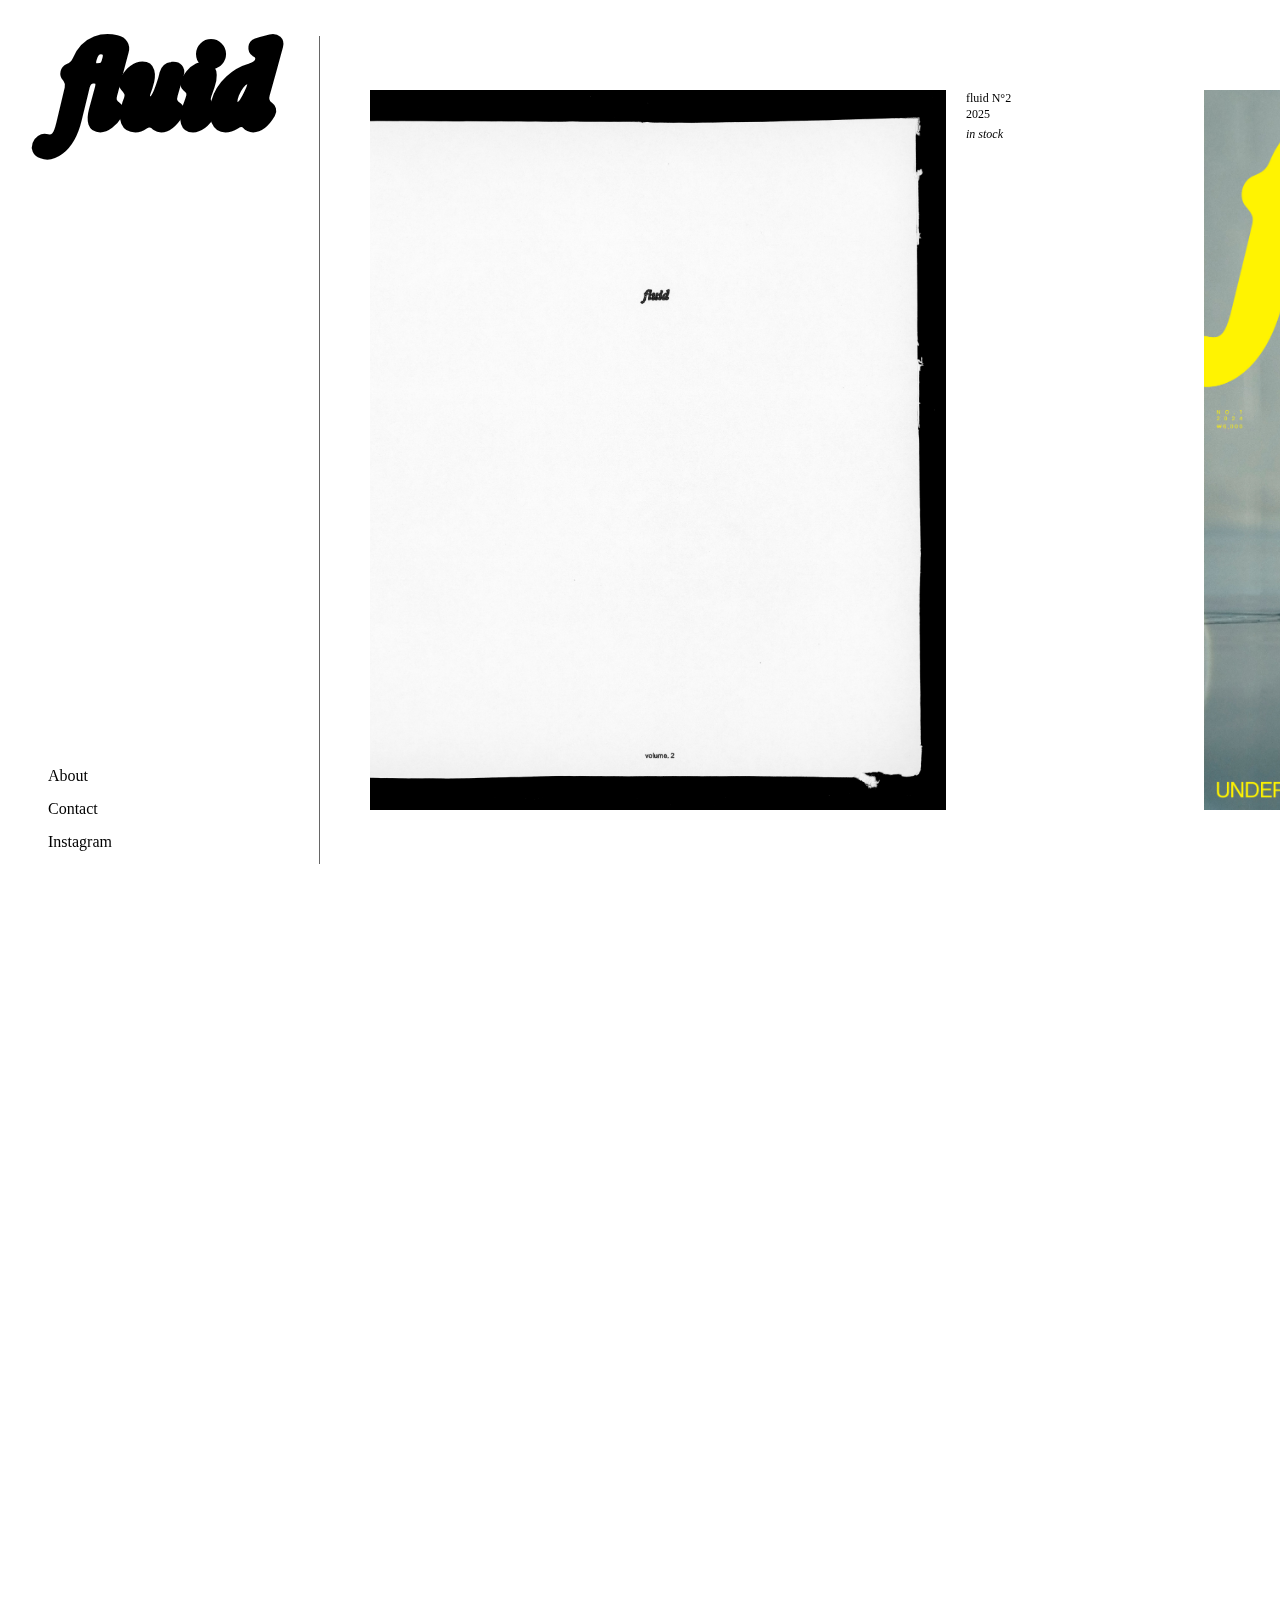
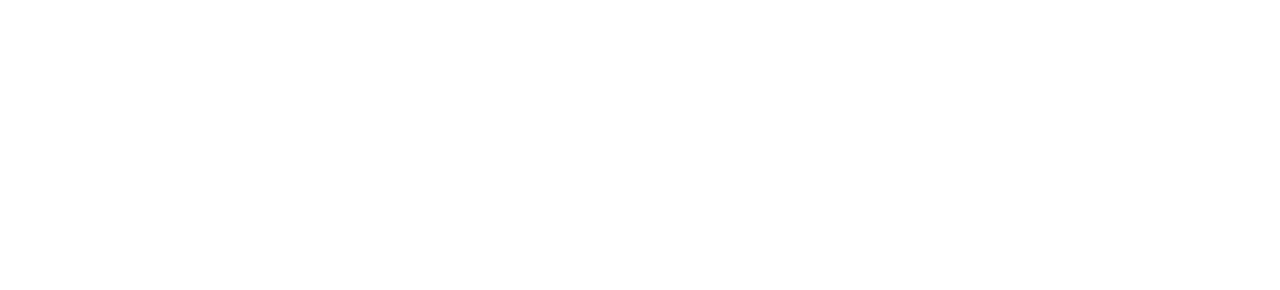
<file: index.html>
<!doctype html>
<html lang="en">
  <head>
    <meta charset="utf-8" />
    <meta name="viewport" content="width=device-width, initial-scale=1" />
    <title>fluid</title>
    <link rel="apple-touch-icon" sizes="57x57" href="apple-icon-57x57.png" />
    <link rel="apple-touch-icon" sizes="60x60" href="apple-icon-60x60.png" />
    <link rel="apple-touch-icon" sizes="72x72" href="apple-icon-72x72.png" />
    <link rel="apple-touch-icon" sizes="76x76" href="apple-icon-76x76.png" />
    <link rel="apple-touch-icon" sizes="114x114" href="apple-icon-114x114.png" />
    <link rel="apple-touch-icon" sizes="120x120" href="apple-icon-120x120.png" />
    <link rel="apple-touch-icon" sizes="144x144" href="apple-icon-144x144.png" />
    <link rel="apple-touch-icon" sizes="152x152" href="apple-icon-152x152.png" />
    <link rel="apple-touch-icon" sizes="180x180" href="apple-icon-180x180.png" />
    <link rel="icon" type="image/png" sizes="192x192" href="android-icon-192x192.png" />
    <link rel="icon" type="image/png" sizes="32x32" href="favicon-32x32.png" />
    <link rel="icon" type="image/png" sizes="96x96" href="favicon-96x96.png" />
    <link rel="icon" type="image/png" sizes="16x16" href="favicon-16x16.png" />
    <link rel="manifest" href="manifest.json" />
    <meta name="msapplication-TileColor" content="#ffffff" />
    <meta name="msapplication-TileImage" content="/ms-icon-144x144.png" />
    <meta name="theme-color" content="#ffffff" />
    <link rel="preload" href="srcs/fonts/font.woff2" as="font" type="font/otf" crossorigin />
    <link rel="stylesheet" href="css/style.css" />
  </head>
  <body>
    <div class="wrap">
      <a id="logo" href="index.html">
        <div>
          <h1 class="logo">fluid</h1>
        </div>
      </a>

      <nav class="menu" aria-label="Primary">
        <a href="about.html">About</a>
        <a href="mailto:info@kangminje.com?Subject=[ fluid ]">Contact</a>
        <a href="https://instagram.com/fluidmag">Instagram</a>
      </nav>

      <div class="divider" aria-hidden="true"></div>

      <section class="strip" id="issues" aria-label="Issues">
        <article class="card">
          <div class="cover-container">
            <div class="img">
              <img
                class="cover-front"
                src="srcs/img/thumb/fluid_vol2(cover_front).jpg"
                alt="fluid magazine volume 2 front cover" />
              <img
                class="cover-back"
                src="srcs/img/thumb/fluid_vol2(cover_back).jpg"
                alt="fluid magazine volume 2 back cover" />
            </div>
            <div class="meta">
              <span class="meta-1"> fluid N°2<br />2025 </span>
              <span class="meta-2"> in stock </span>
            </div>
          </div>
        </article>

        <article class="card">
          <div class="cover-container">
            <div class="img">
              <img
                class="cover-front"
                src="srcs/img/thumb/fluid_vol1(cover_front).jpg"
                alt="fluid magazine volume 2 front cover" />
              <img
                class="cover-back"
                src="srcs/img/thumb/fluid_vol1(cover_back).jpg"
                alt="fluid magazine volume 2 back cover" />
            </div>
            <div class="meta">
              <span class="meta-1"> fluid N°1<br />2024</span>
              <span class="meta-2"> out of paper </span>
            </div>
          </div>
        </article>
        <article class="card-last">
          <span class="soon"> Someday! </span>
        </article>
      </section>
    </div>

    <div style="height: 110vh; visibility: hidden; pointer-events: none"></div>

    <script defer src="js/script.js"></script>
  </body>
</html>
</file>
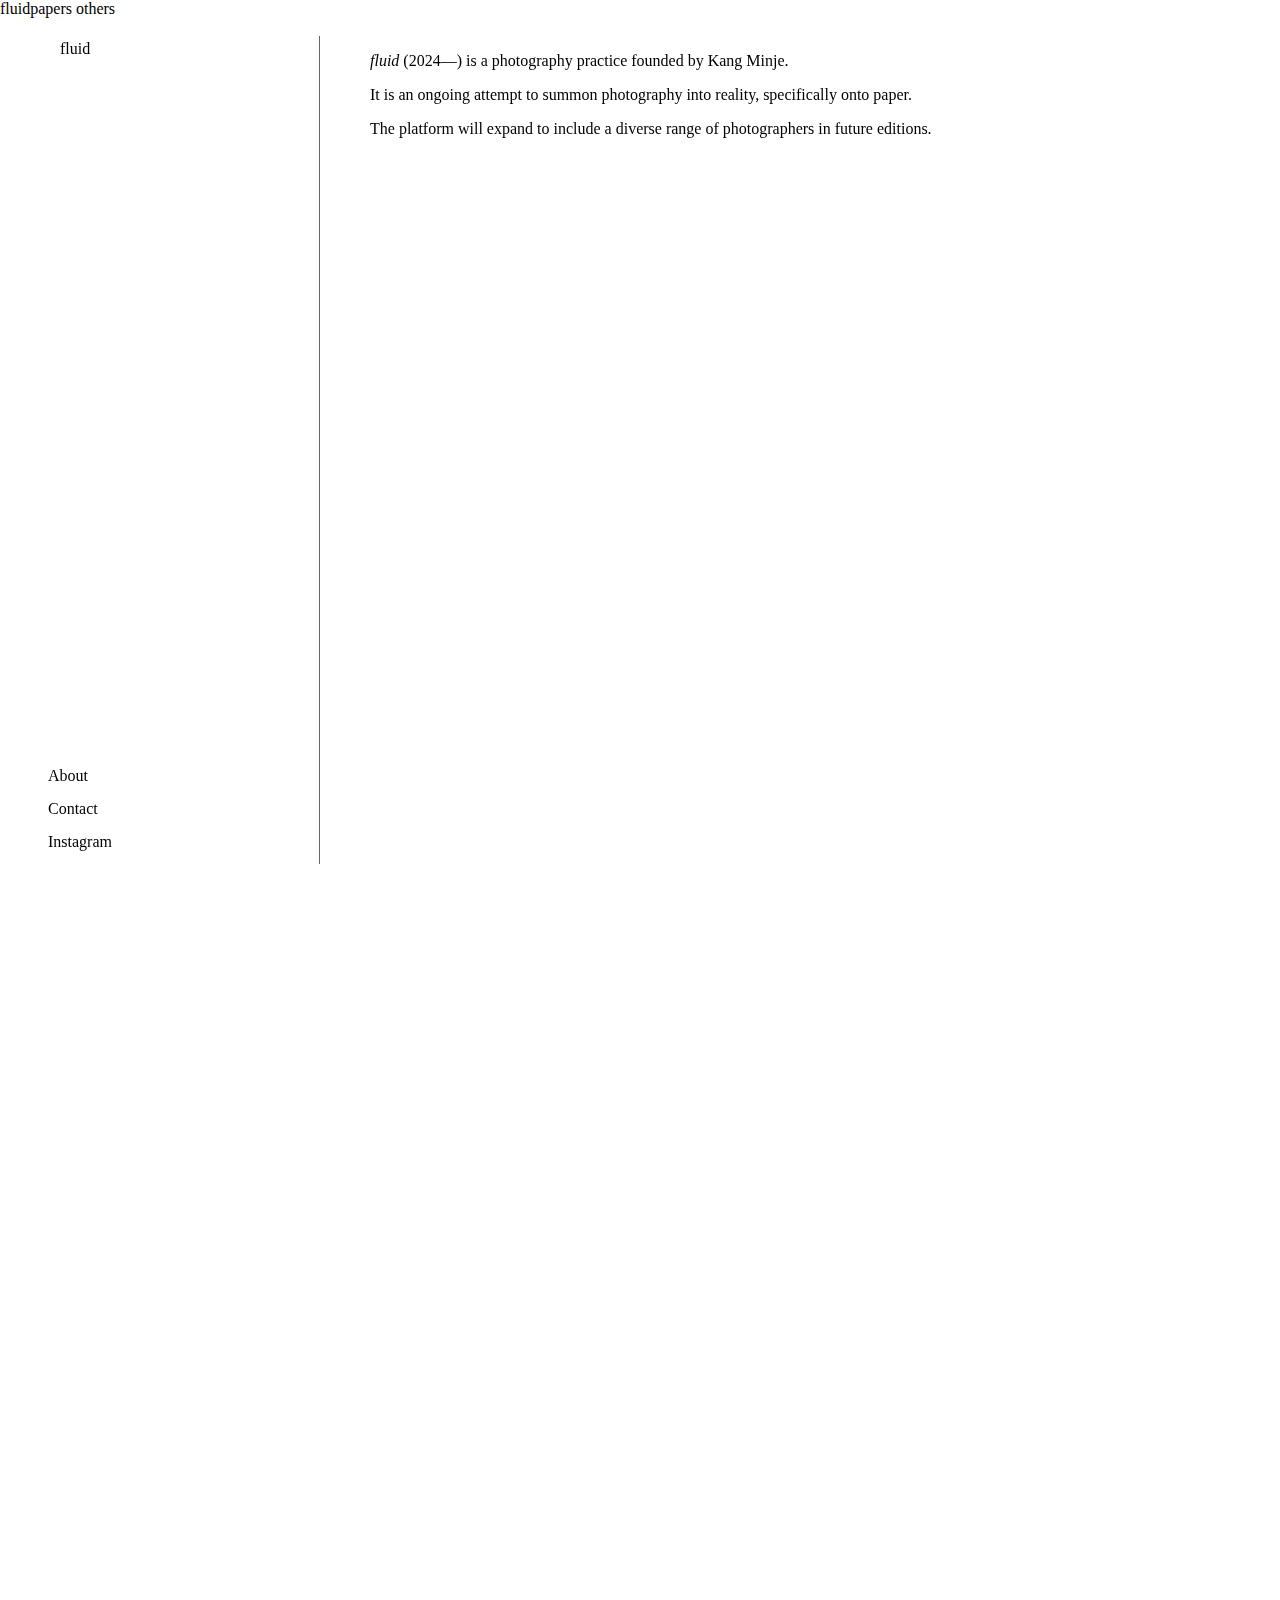
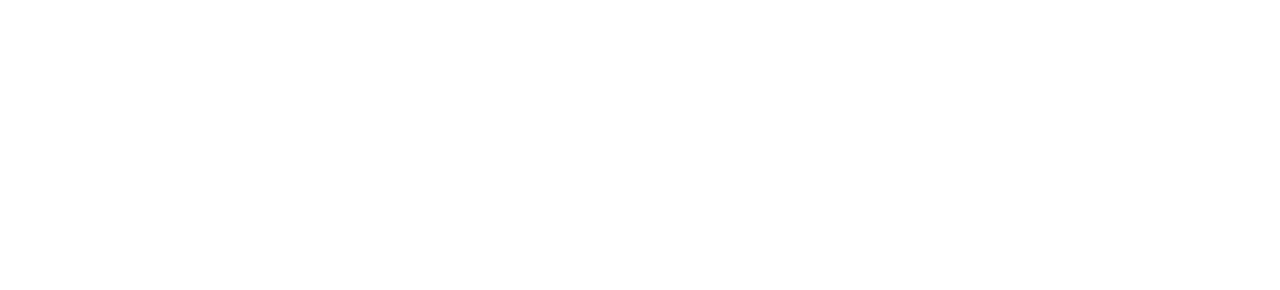
<file: about.html>
<!doctype html>
<html lang="en">
  <head>
    <meta charset="utf-8" />
    <meta name="viewport" content="width=device-width, initial-scale=1" />
    <title>fluid</title>
    <link rel="apple-touch-icon" sizes="57x57" href="favicon/apple-icon-57x57.png" />
    <link rel="apple-touch-icon" sizes="60x60" href="favicon/apple-icon-60x60.png" />
    <link rel="apple-touch-icon" sizes="72x72" href="favicon/apple-icon-72x72.png" />
    <link rel="apple-touch-icon" sizes="76x76" href="favicon/apple-icon-76x76.png" />
    <link rel="apple-touch-icon" sizes="114x114" href="favicon/apple-icon-114x114.png" />
    <link rel="apple-touch-icon" sizes="120x120" href="favicon/apple-icon-120x120.png" />
    <link rel="apple-touch-icon" sizes="144x144" href="favicon/apple-icon-144x144.png" />
    <link rel="apple-touch-icon" sizes="152x152" href="favicon/apple-icon-152x152.png" />
    <link rel="apple-touch-icon" sizes="180x180" href="favicon/apple-icon-180x180.png" />
    <link rel="icon" type="image/png" sizes="192x192" href="favicon/android-icon-192x192.png" />
    <link rel="icon" type="image/png" sizes="32x32" href="favicon/favicon-32x32.png" />
    <link rel="icon" type="image/png" sizes="96x96" href="favicon/favicon-96x96.png" />
    <link rel="icon" type="image/png" sizes="16x16" href="favicon/favicon-16x16.png" />
    <link rel="manifest" href="/manifest.json" />
    <meta name="msapplication-TileColor" content="#ffffff" />
    <meta name="msapplication-TileImage" content="/ms-icon-144x144.png" />
    <meta name="theme-color" content="#ffffff" />
    <link rel="preload" href="srcs/fonts/ExposureItalic.woff2" as="font" type="font/otf" crossorigin />
    <link rel="stylesheet" href="css/style.css" />
  </head>
  <body>
    <div id="mobile-notice">
  <p>mobile version under construction</p>
  <div class="mobile-logo">fluid</div>
</div>
    <div class="wrap">
      <a id="logo" href="index.html">fluid</a>

      <nav class="menu-top" aria-label="Secondary">
        <a href="index.html">fluidpapers</a>
        <a href="#" class="others">others</a>
      </nav>
      <nav class="menu" aria-label="Primary">
        <a href="about.html">About</a>
        <a href="mailto:info@kangminje.com?Subject=[ fluid ]">Contact</a>
        <a href="https://instagram.com/fluidmag">Instagram</a>
      </nav>

      <div class="divider" aria-hidden="true"></div>

      <section class="strip-about" id="issues" aria-label="Issues">
        <article>
  <span>
    <p>
      <span class="fluid">fluid</span> (2024&mdash;) is a photography practice founded by Kang Minje.
    </p>
    <p>
      It is an ongoing attempt to summon photography into reality, specifically onto paper.
    </p>
    <p>
      The platform will expand to include a diverse range of photographers in future editions.
    </p>
  </span>
</article>
        </article>
      </section>
    </div>

    <div style="height: 110vh; visibility: hidden; pointer-events: none"></div>

    <script defer src="js/script.js"></script>
  </body>
</html>
</file>
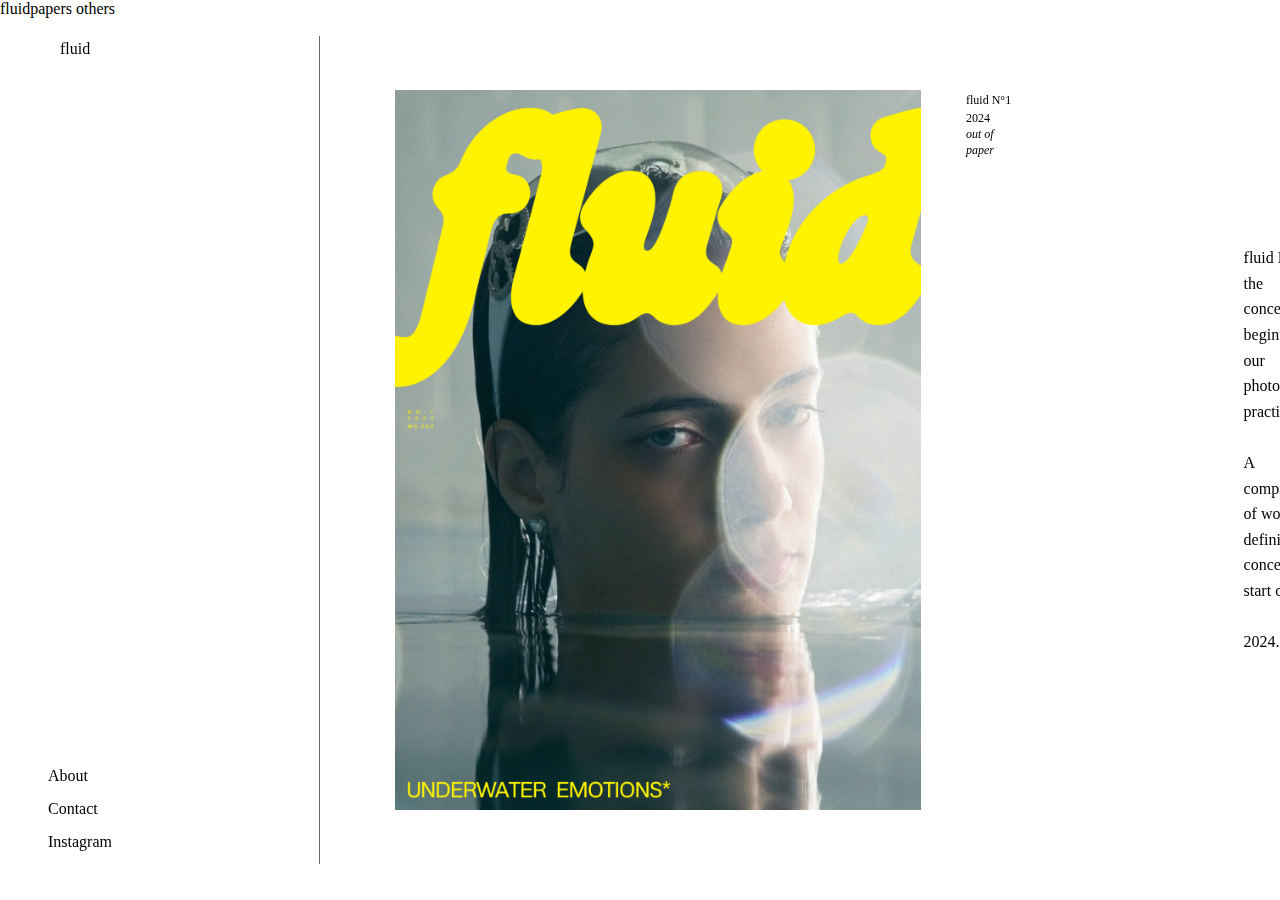
<file: fluid-no1.html>
<!doctype html>
<html lang="en">
  <head>
    <meta charset="utf-8" />
    <meta name="viewport" content="width=device-width, initial-scale=1" />
    <title>fluid N°1</title>
    <link rel="stylesheet" href="css/style.css" />
  </head>
  <body>
    <div id="mobile-notice">
      <p>mobile webpage under construction</p>
      <div class="mobile-logo">fluid</div>
    </div>
    <div class="wrap">
      <a id="logo" href="index.html">fluid</a>

      <nav class="menu-top" aria-label="Secondary">
        <a href="index.html">fluidpapers</a>
        <a href="#" class="others">others</a>
      </nav>
      <nav class="menu" aria-label="Primary">
        <a href="about.html">About</a>
        <a href="mailto:info@kangminje.com?Subject=[ fluid ]">Contact</a>
        <a href="https://instagram.com/fluidmag">Instagram</a>
      </nav>

      <div class="divider" aria-hidden="true"></div>

      <section class="strip" id="issues" aria-label="Issues">
        <article class="card">
          <div class="cover-container">
            <div class="img">
              <img class="cover-front" src="srcs/img/thumb/fluid_vol1(cover_front).jpg" alt="fluid N°1" />
            </div>
            <div class="meta">
              <a href="fluid-no1.html" class="meta-link"><span class="meta-1"><span class="meta-title">fluid N°1</span><br />2024</span></a>
              <span class="meta-2">out of paper</span>
            </div>
          </div>
        </article>
        
        <article class="text-card" style="display: flex; align-items: center; padding-left: 5vw; width: 40vw; scroll-snap-align: start;">
          <p style="font-family: Baskerville, ui-serif, Georgia, Cambria, 'Times New Roman', Times, serif; font-size: 16px; line-height: 1.6; text-align: left;">
            fluid N°1 is the conceptual beginning of our photography practice.<br><br>
            A compilation of works defining the conceptual start of fluid.<br><br>
            2024.
          </p>
        </article>
      </section>
    </div>

    <script defer src="js/script.js"></script>
  </body>
</html>
</file>
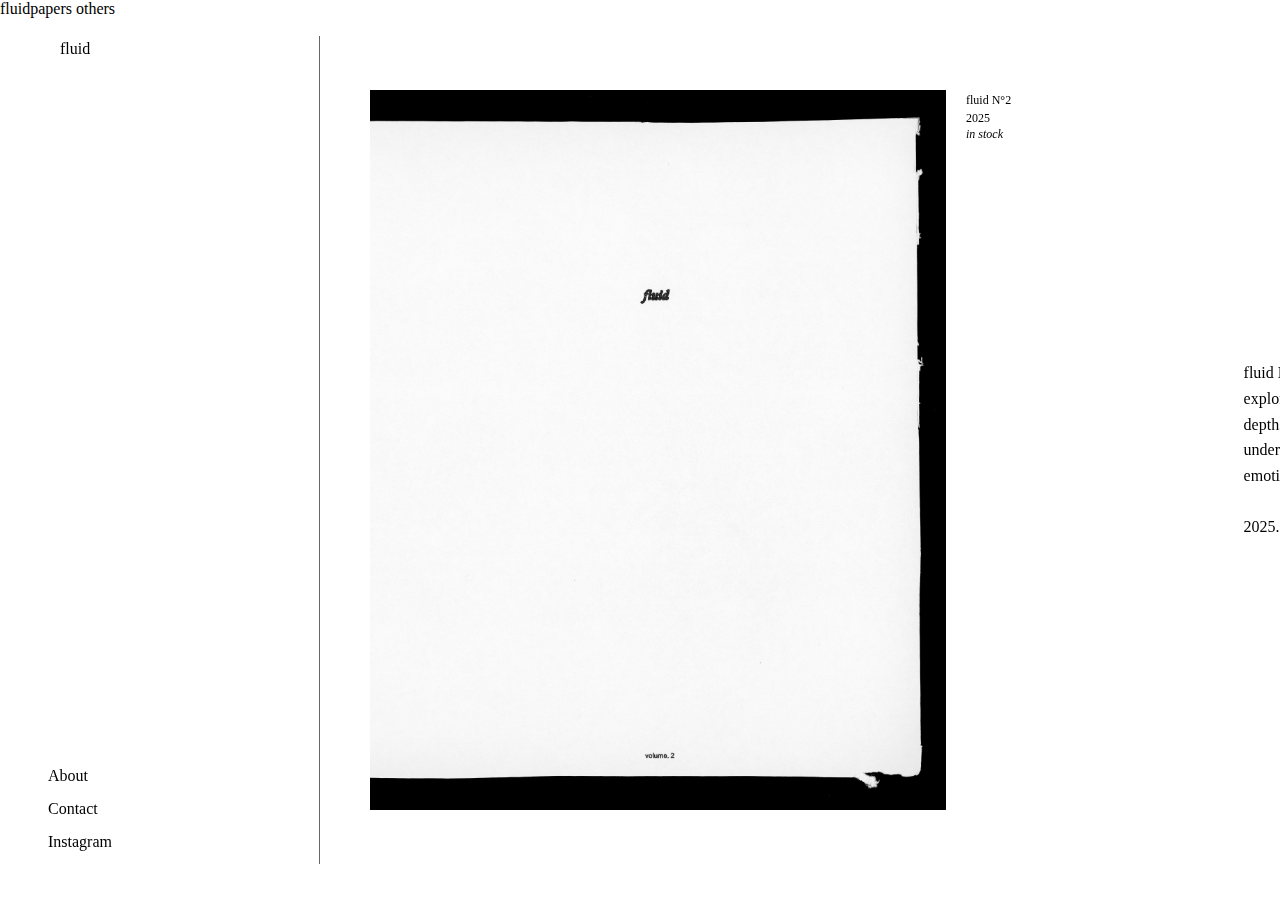
<file: fluid-no2.html>
<!doctype html>
<html lang="en">
  <head>
    <meta charset="utf-8" />
    <meta name="viewport" content="width=device-width, initial-scale=1" />
    <title>fluid N°2</title>
    <link rel="stylesheet" href="css/style.css" />
  </head>
  <body>
    <div id="mobile-notice">
      <p>mobile webpage under construction</p>
      <div class="mobile-logo">fluid</div>
    </div>
    <div class="wrap">
      <a id="logo" href="index.html">fluid</a>

      <nav class="menu-top" aria-label="Secondary">
        <a href="index.html">fluidpapers</a>
        <a href="#" class="others">others</a>
      </nav>
      <nav class="menu" aria-label="Primary">
        <a href="about.html">About</a>
        <a href="mailto:info@kangminje.com?Subject=[ fluid ]">Contact</a>
        <a href="https://instagram.com/fluidmag">Instagram</a>
      </nav>

      <div class="divider" aria-hidden="true"></div>

      <section class="strip" id="issues" aria-label="Issues">
        <article class="card card-reduced">
          <div class="cover-container">
            <div class="img">
              <img class="cover-front" src="srcs/img/thumb/fluid_vol2(cover_front).jpg" alt="fluid N°2" />
            </div>
            <div class="meta">
              <a href="fluid-no2.html" class="meta-link"><span class="meta-1"><span class="meta-title">fluid N°2</span><br />2025</span></a>
              <span class="meta-2">in stock</span>
            </div>
          </div>
        </article>
        
        <article class="text-card" style="display: flex; align-items: center; padding-left: 5vw; width: 40vw; scroll-snap-align: start;">
          <p style="font-family: Baskerville, ui-serif, Georgia, Cambria, 'Times New Roman', Times, serif; font-size: 16px; line-height: 1.6; text-align: left;">
            fluid N°2 explores the depths of underwater emotions.<br><br>
            2025.
          </p>
        </article>
      </section>
    </div>

    <script defer src="js/script.js"></script>
  </body>
</html>
</file>
<file: css/style.css>
@font-face {
  font-family: 'Exposure80Italic';
  src:
    url('../srcs/fonts/ExposureItalic.woff2') format('woff2'),
    url('../srcs/fonts/ExposureItalic.otf') format('opentype');
  font-weight: 400;
  font-style: normal;
  font-display: swap;
}

:root {
  --black: #000000;
  --gray50: #808080; 
  --dividerX: 25vw; 
}

/* --- Mobile Notice Overlay --- */
#mobile-notice {
  display: none; /* 기본 숨김 */
  position: fixed;
  top: 0;
  left: 0;
  width: 100vw;
  height: 100vh;
  background: #ffffff;
  z-index: 10000; 
  flex-direction: column; /* 문구와 로고를 세로로 배치 */
  justify-content: center;
  align-items: center;
  text-align: center;
}

#mobile-notice p {
  font-family: Baskerville, ui-serif, Georgia, Cambria, "Times New Roman", Times, serif;
  font-size: 16px;
  color: var(--black);
  letter-spacing: 0.02em;
  font-style: regualr;
  margin: 0;
  /*padding-bottom: 15px;*/
}

/* 문구 하단에 작게 들어가는 fluid 로고 */
#mobile-notice .mobile-logo {
  font-family: 'Exposure80Italic', sans-serif;
  font-size: 300px; /* 메인 로고보다 훨씬 작게 설정 */
  /*
  border-top: 1px dotted black;
  padding: 15px 50px;
  */
  margin-top: 0px; /* 문구와의 간격 */
  color: rgba(240,240,240,0.5)
}

.mobile-logo-sans{
  display: inline-block;
    font-family: sans-serif;
  font-size: 12px; /* 메인 로고보다 훨씬 작게 설정 */
  color: var(--black);
}

/* --- Responsive Media Query --- */
@media (max-width: 768px) {
  #mobile-notice {
    display: flex; 
  }
  .wrap {
    display: none !important; 
  }
  body {
    overflow: hidden; 
  }
}

/* --- 기존 PC 스타일 유지 (이하 동일) --- */
a { color: black; text-decoration: none; }
html, body { height: 100%; margin: 0; background: #ffffff; color: var(--black); overflow-y: scroll; }
body { scrollbar-width: none; -ms-overflow-style: none; }
body::-webkit-scrollbar { display: none; }

.wrap { position: relative; height: 100vh; overflow: hidden; z-index: 100; }
#logo { position: fixed; top: 40px; left: 60px; z-index: 1000; }
.logo {
  margin: 0;
  font-family: Exposure80Italic, ui-sans-serif, system-ui, -apple-system, "Segoe UI", Roboto, "Helvetica Neue", Arial, "Noto Sans", "Apple Color Emoji", "Segoe UI Emoji";
  font-size: 104px; line-height: 0.9; letter-spacing: 0; user-select: none; z-index: 999; 
}

.menu {
  position: fixed; left: 48px; bottom: 42px; display: flex; flex-direction: column; gap: 0; 
  font-family: Baskerville, ui-serif, Georgia, Cambria, "Times New Roman", Times, serif;
  font-size: 16px; line-height: 33px; text-align: left;
}
.menu a:hover { text-decoration: underline; }

.divider {
  position: fixed; left: var(--dividerX); height: 92vh; top: 50%; transform: translateY(-50%); 
  width: 0; pointer-events: none; background: none;
}
.divider::after {
  content: ""; position: absolute; left: -1px; top: 0; height: 100%; width: 0;
  border-right: 1px solid #000; opacity: 0.6;
}

.strip {
  position: fixed; left: var(--dividerX); top: 0; height: 100vh; width: calc(100vw - var(--dividerX));
  overflow-x: auto; overflow-y: hidden; display: flex; align-items: center; gap: 7vw; 
  padding: 0 6vw 0 6vw; -webkit-overflow-scrolling: touch; padding-left: 50px;
}

.card { flex: 0 0 auto; scroll-snap-align: start; position: relative; display: grid; place-items: center; height: 80vh; aspect-ratio: 1; }
.card-last { flex: 0 0 auto; scroll-snap-align: start; position: relative; display: grid; place-items: center; height: 80vh; aspect-ratio: 0.5; margin-left: 1000px; margin-right: 450px; }

.cover-container { display: flex; align-items: flex-end; width: 100%; height: 100%; overflow: hidden; position: relative; }
.img { position: relative; width: 80%; height: 100%; }
.meta { left: -20px; opacity: 1; width: 8%; height: 100%; display: flex; flex-direction: column; justify-content: flex-start; margin-left: 20px; }

.cover-container img { position: absolute; top: 0; left: 0; width: 100%; height: 100%; object-fit: contain; transition: none; }
.cover-container span { font-family: Baskerville, ui-serif, Georgia, Cambria, "Times New Roman", Times, serif; font-size: 12px; line-height: 16px; text-align: left; opacity: 1; user-select: none; }
.meta-1 { margin-bottom: 4px; }
.meta-2 { font-style: italic; }
.cover-container span, .cover-container span em { color: var(--black); z-index: 10; }
.card .cover-back { opacity: 0; }
.cover-container:hover .cover-front { opacity: 0; cursor: pointer; }
.cover-container:hover .cover-back { opacity: 1; cursor: pointer; }
.soon { display: block; font-family: Baskerville, ui-serif, Georgia, Cambria, "Times New Roman", Times, serif; font-size: 18px; line-height: 16px; text-align: left; z-index: 100; }
.fluid { font-style: italic; }

.strip-about {
  position: fixed; left: var(--dividerX); top: 0; height: 100vh; width: calc(100vw - var(--dividerX));
  overflow-x: auto; overflow-y: hidden; display: flex; align-items: flex-start; gap: 7vw; 
  padding: 0 6vw 0 6vw; padding-top: 4vh; -webkit-overflow-scrolling: touch; padding-left: 50px;
}
.kangminjedotcom { font-style: italic; }
</file>
